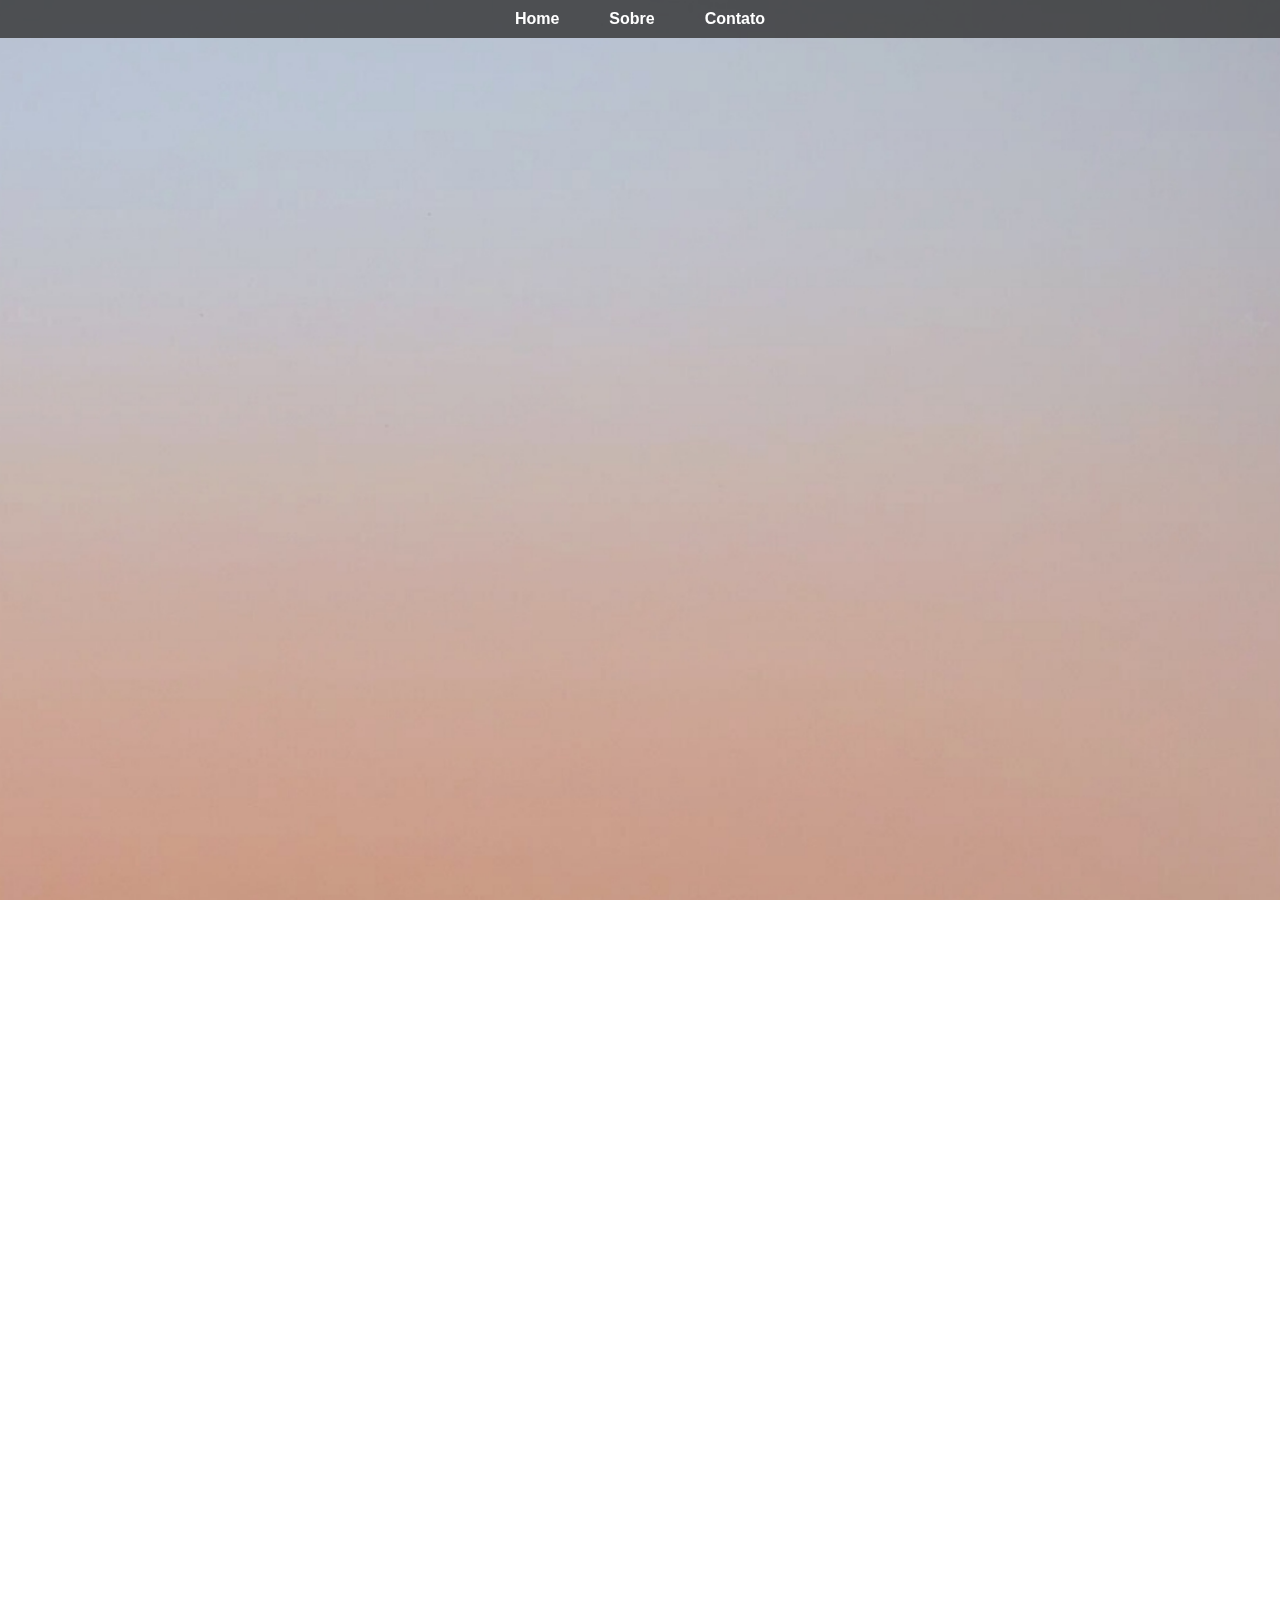
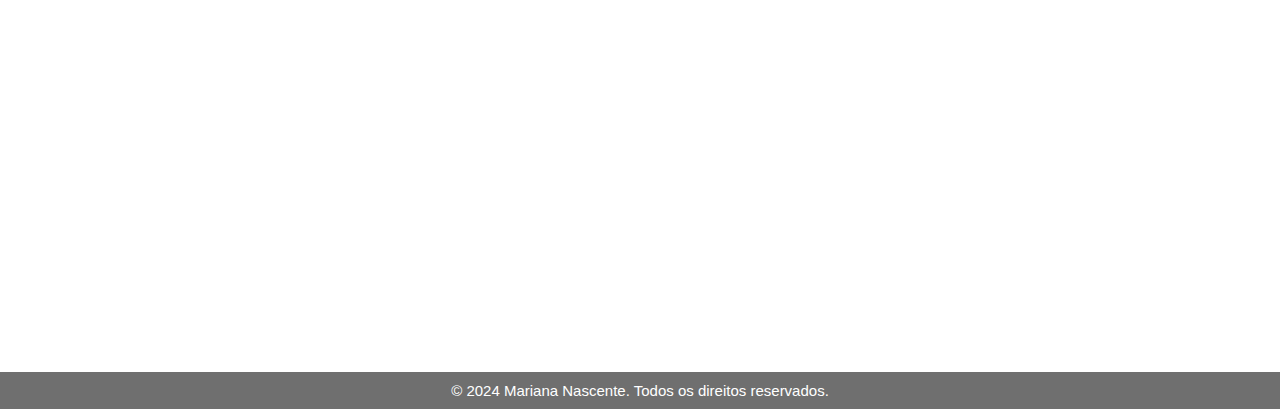
<file: index.html>
<!DOCTYPE html>
<html lang="pt-br">
<head>
    <meta charset="UTF-8">
    <meta name="viewport" content="width=device-width, initial-scale=1.0">
    <title>Mariana Nascente</title>
    <link rel="stylesheet" href="styles.css">
</head>
<body>
    <header>
        <nav>
            <ul>
                <li><a href="#home" >Home</a></li>
                <li><a href="#about">Sobre</a></li>
                <li><a href="#contact">Contato</a></li>
            </ul>
        </nav>
    </header>

    <main>
        <div id="home" class="conteiner">
            <div class="card_pai">
                <div class="card">
                    <img src="img/foto.jpg" alt="Foto de Mariana Nascente" class="foto"> <!-- Imagem no subdiretório 'img' -->
                    <div class="titulo_card">
                        <h1>Mariana Nascente</h1>
                        <h3>A voz que encontra a alma. O canto que é reza.</h3>
                    </div>
                    <div class="conteiner_botoes">
                        <a href="https://www.instagram.com/mariananascente" target="_blank">Instagram</a>
                        <a href="mailto:nascentemar@gmail.com" target="_blank">Email</a>
                        <a href="https://wa.me/5521996853812" target="_blank">WhatsApp</a> <!-- Link para o WhatsApp -->
                    <br><br>
                        <a href="img/mariana.vcf" download>Adicionar Contato à Agenda</a> <!-- Link para download do vCard -->
                    </div>
                    
                </div>
            </div>
            <br><br>
            <div id="about" class="card">
                <img src="img/mariana-release.jpg" width="100%">
                <!--<h1>SOBRE</h1>--><h2>Mariana Nascente</h2><h3>A arte como expressão da alma.</h3>
                <p><b>Mariana Nascente</b> é uma artista cuja trajetória profissional de mais de 25 anos reflete uma profunda conexão com a música, a poesia e a espiritualidade. Cantora, compositora, poeta, atriz e terapeuta do som, <b>Mariana</b> mescla suas diversas habilidades em uma expressão artística encantadora que transcende fronteiras e toca o coração de quem a conhece.</p>
                <p>Nascida em 11 de janeiro de 1985, <b>Mariana</b> estuda artes, com foco em música e diversas técnicas de uso da voz, desde os 11 anos de idade. Cantora profissional desde os 14, passou por corais, bandas sinfônicas, orquestras, conservatórios e grandes mestres. Dona de uma voz encantadora, com um belíssimo timbre e admirável extensão vocal, seu canto é frequentemente comparado ao de sereias e pássaros, emocionando o público em cada apresentação.</p>
                <p>Dentre suas principais formações artísticas, destacam-se a música, o teatro e a dublagem. Dos 17 aos 20 anos, <b>Mariana</b> estudou canto popular com a cantora, compositora, instrumentista e educadora niteroiense Fátima Regina, atualmente considerada um dos maiores nomes femininos da bossa nova. De 2013 a 2015, formou-se em teatro pela Companhia de Teatro Contemporâneo, em Botafogo - RJ. A partir de 2016, desenvolveu-se como atriz pesquisadora no APA - Ateliê de Pesquisa do Ator, um projeto renomado do Centro Cultural Sesc Paraty, sob a orientação dos mestres Stephane Brodt (Amok Teatro – RJ) e Carlos Simioni (Lume Teatro - SP). Na dublagem, <b>Mariana</b> formou-se com grandes nomes como Márcio Seixas (no estúdio Audio News - RJ), Maíra Góes e Luiz Carlos Persy (no Beck Studios - RJ).</p>
                <p>Ao longo de sua carreira, a artista formou um dueto com o músico multi-instrumentista Rômulo Bianchi, seu principal parceiro musical desde 2002. Juntos, eles fazem shows por diversas regiões do Brasil, especialmente no eixo São Paulo - Rio, com um repertório que inclui música popular brasileira, bossa nova, samba, jazz, clássicos internacionais e suas próprias composições. Esta união de mais de 21 anos revela uma sinergia especial, transmitida através da sensibilidade e versatilidade nas interpretações e nos arranjos desenvolvidos com refinamento.</p>
                <p>Como compositora, <b>Mariana</b> inspira-se principalmente nas raízes da música popular brasileira, nos cânticos de terreiro, na música de rezo e na música meditativa. Sua obra é rica em canções que evocam uma profunda conexão com a natureza e com o sagrado. Sua arte é um convite ao encontro com o divino, traduzido em melodias e letras que ressoam na alma.</p>
                <p><b>Mariana Nascente</b> vem aprimorando sua carreira como artista multidisciplinar, desenvolvendo também trabalhos que vão além da música. Ela é facilitadora de rodas de cantos sagrados, rezas e saberes ancestrais, utilizando sua voz e conhecimento para guiar jornadas meditativas e terapêuticas. Sua atuação como terapeuta do som e preparadora vocal vem auxiliando as pessoas a explorar e expandir suas próprias capacidades vocais e expressivas.</p>
                <p>Entre os projetos mais recentes da artista, destaca-se o show "Brincar de Viver", realizado em 2023 no Teatro Antônio Vieira (Indaiatuba-SP), em homenagem à brilhante cantora Maria Bethânia. Em setembro de 2024, <b>Mariana</b> apresenta seu novo show, “Pérolas no Samba” – uma celebração de um dos estilos mais importantes da cultura e da identidade do povo brasileiro, unindo o repertório tradicional à contemporaneidade. Esses projetos evidenciam a riqueza artística da cantora, sempre comprometida em entregar performances memoráveis, valorizando o que há de melhor na música.</p>
                <p>Há 18 anos, <b>Mariana</b> escolheu Paraty como seu lar e foi calorosamente acolhida pelo povo local. Sente-se honrada em contribuir para a rica cultura da região, que é abraçada pela beleza natural da Mata Atlântica e suas águas cristalinas. É na grandiosidade dessa biodiversidade e na simplicidade da vida, que tanto preza, que <b>Mariana</b> encontra a inspiração para continuar criando e compartilhando sua arte.</p>
            </div>     
            
            
        </div>
    </main>

    <footer> 
        &copy; 2024 Mariana Nascente. Todos os direitos reservados.
        <!-- <p><a href="#">Termos de Serviço</a> | <a href="#">Poltica de Privacidade</a></p> -->
    </footer>
</body>
</html>
</file>
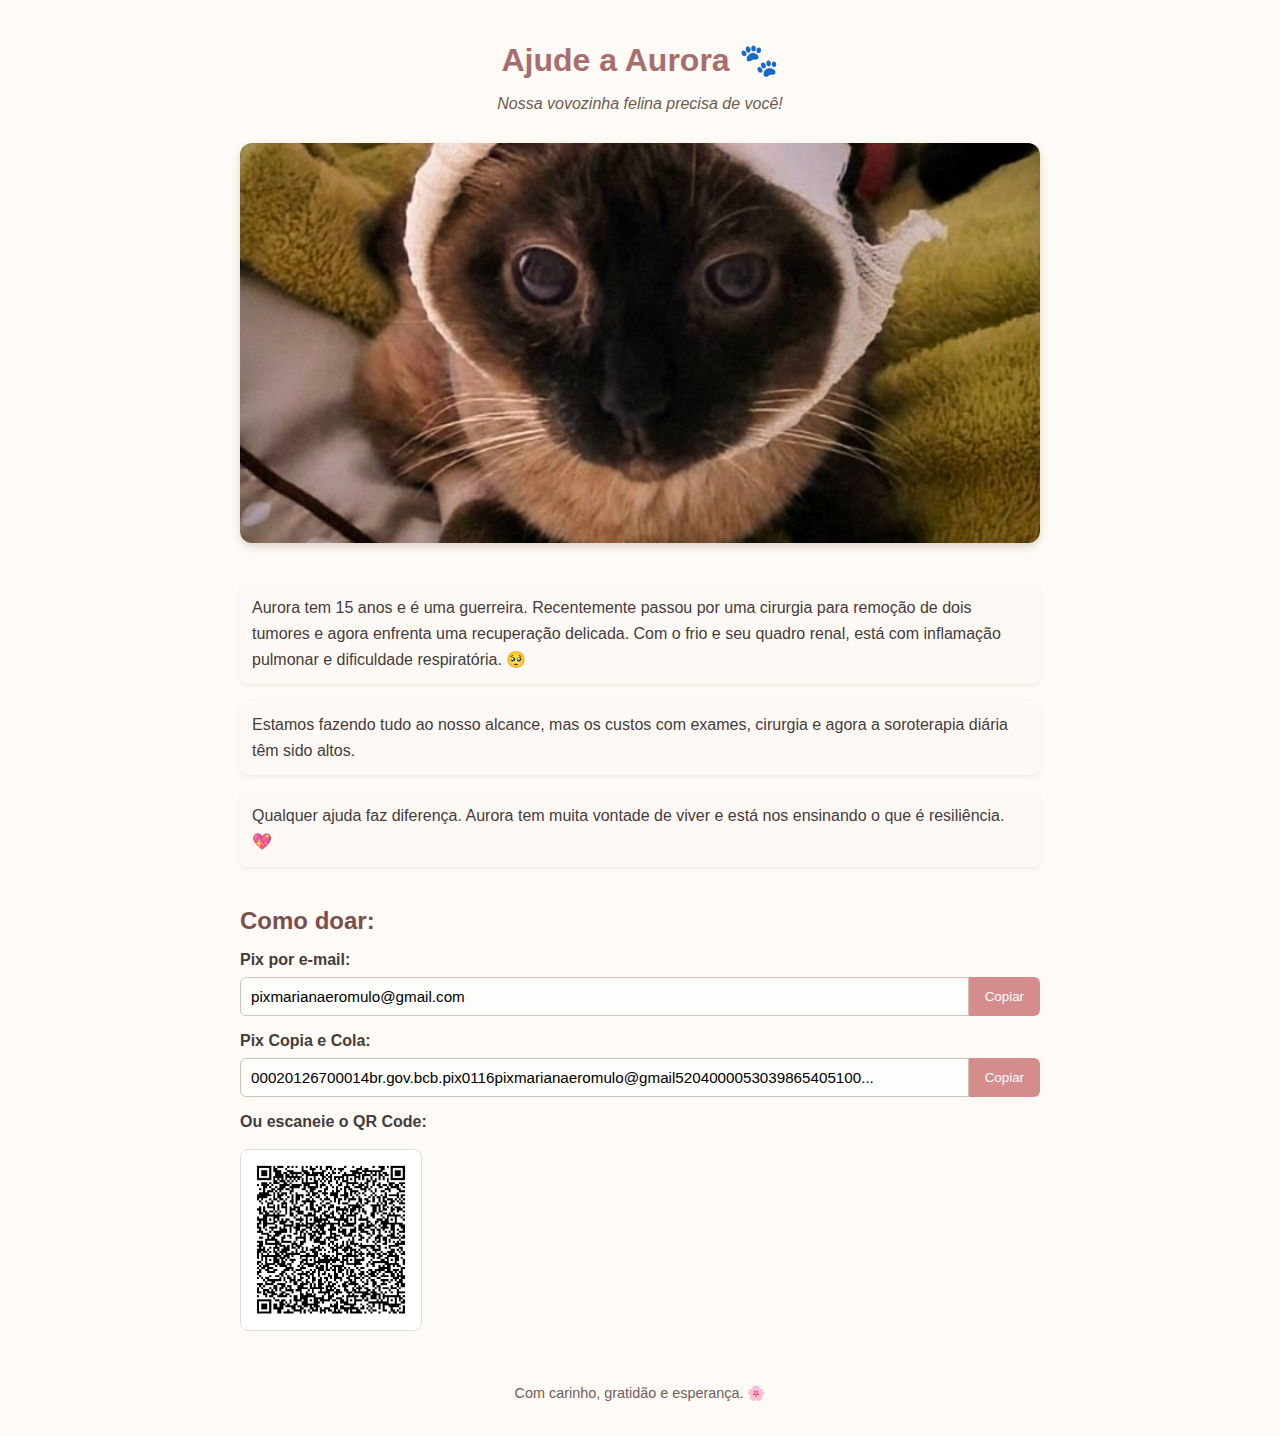
<file: aurora/index.html>
<!DOCTYPE html>
<html lang="pt-br">
<head>
  <meta charset="UTF-8" />
  <meta name="viewport" content="width=device-width, initial-scale=1.0"/>
  <title>Ajude a Aurora 🐱</title>
  <link rel="stylesheet" href="style.css" />
</head>
<body>
  <div class="container">
    <header>
      <h1>Ajude a Aurora 🐾</h1>
      <p class="sub">Nossa vovozinha felina precisa de você!</p>
    </header>

    <section class="content">
      <img src="img/aurora.jpg" alt="Aurora, gatinha em recuperação" class="cat-img" />

      <div class="text">
        <p>Aurora tem 15 anos e é uma guerreira. Recentemente passou por uma cirurgia para remoção de dois tumores e agora enfrenta uma recuperação delicada. Com o frio e seu quadro renal, está com inflamação pulmonar e dificuldade respiratória. 🥺</p>
        <p>Estamos fazendo tudo ao nosso alcance, mas os custos com exames, cirurgia e agora a soroterapia diária têm sido altos.</p>
        <p>Qualquer ajuda faz diferença. Aurora tem muita vontade de viver e está nos ensinando o que é resiliência. 💖</p>
      </div>
    </section>

    <section class="donate">
      <h2>Como doar:</h2>

      <div class="pix-box">
        <p><strong>Pix por e-mail:</strong></p>
        <div class="copy-area">
          <input type="text" id="pix-email" value="pixmarianaeromulo@gmail.com" readonly>
          <button onclick="copyToClipboard('pix-email')">Copiar</button>
        </div>

        <p><strong>Pix Copia e Cola:</strong></p>
        <div class="copy-area">
          <input type="text" id="pix-copia" value="00020126700014br.gov.bcb.pix0116pixmarianaeromulo@gmail5204000053039865405100..." readonly>
          <button onclick="copyToClipboard('pix-copia')">Copiar</button>
        </div>

        <p><strong>Ou escaneie o QR Code:</strong></p>
        <img src="img/qrcode-pix.png" alt="QR Code para Pix" class="qrcode" />
      </div>
    </section>

    <footer>
      <p>Com carinho, gratidão e esperança. 🌸</p>
    </footer>
  </div>

  <script>
    function copyToClipboard(elementId) {
      const input = document.getElementById(elementId);
      input.select();
      input.setSelectionRange(0, 99999); // mobile
      document.execCommand("copy");
      alert("Copiado para a área de transferência!");
    }
  </script>
</body>
</html>
</file>
<file: aurora/style.css>
body {
  margin: 0;
  font-family: 'Segoe UI', sans-serif;
  background-color: #fefaf5;
  color: #443c3c;
}

.container {
  max-width: 800px;
  margin: 0 auto;
  padding: 20px;
}

header {
  text-align: center;
  margin-bottom: 30px;
}

header h1 {
  color: #a86e6e; /* tom do rosa da roupinha */
  font-size: 2em;
  margin-bottom: 5px;
}

header .sub {
  color: #6c5b53;
  font-style: italic;
}

.cat-img {
  width: 100%;
  max-height: 400px;
  object-fit: cover;
  border-radius: 12px;
  box-shadow: 0 4px 8px rgba(100, 80, 60, 0.2);
  margin-bottom: 20px;
}

.text p {
  line-height: 1.6;
  margin-bottom: 15px;
  background-color: #fff9f6;
  padding: 12px;
  border-radius: 8px;
  box-shadow: 0 2px 4px rgba(150, 130, 110, 0.1);
}

.donate {
  margin-top: 40px;
}

.donate h2 {
  color: #7c4f4f;
  margin-bottom: 15px;
}

.pix-box p {
  margin-bottom: 8px;
}

.copy-area {
  display: flex;
  margin-bottom: 15px;
}

.copy-area input {
  flex: 1;
  padding: 10px;
  border: 1px solid #d0c4ba;
  border-radius: 6px 0 0 6px;
  font-size: 0.95em;
  background-color: #fdfdfc;
}

.copy-area button {
  padding: 10px 16px;
  background-color: #d48c8c;
  color: white;
  border: none;
  border-radius: 0 6px 6px 0;
  cursor: pointer;
  transition: background 0.3s ease;
}

.copy-area button:hover {
  background-color: #bb6c6c;
}

.qrcode {
  width: 180px;
  margin-top: 10px;
  border: 1px solid #ddd;
  border-radius: 8px;
}

footer {
  text-align: center;
  margin-top: 50px;
  font-size: 0.9em;
  color: #6f5e5e;
}
</file>
<file: styles.css>
/* Reset */
* {
    margin: 0;
    padding: 0;
    box-sizing: border-box;
}

/* Base styles */
body {
    font-family: Arial, sans-serif;
    margin: 0;
    padding: 0;
    width: 100%;
    height: 100%;
    display: flex;
    flex-direction: column;
}

html, body {
    height: 100%;
    background-image: url('img/background.jpg');
    background-size: cover;
    background-repeat: no-repeat;
    background-position: center;
    background-attachment: fixed;
}

img {
    margin: 0 0;
}
.conteiner {
    display: flex;
    flex-direction: column;
    justify-content: space-between;
    align-items: center;
    width: 100%;
    height: 100%; /* Ensure container occupies the full height */
}

header {
    width: 100%;
    background-color: rgba(50, 50, 50, 0.8); /* Dark gray with transparency */
    padding: 10px 0;
    position: fixed;
    top: 0;
    left: 0;
    z-index: 1000;
}

nav ul {
    display: flex;
    justify-content: center;
    list-style-type: none;
}

nav ul li {
    margin: 0 15px;
}

nav a {
    color: #fff;
    text-decoration: none;
    font-weight: bold;
    padding: 5px 10px;
}

main {
    display: flex;
    flex-direction: column;
    justify-content: center;
    align-items: center;
    flex: 1; /* Allow main to take up the remaining space */
    margin-top: 80px; /* Space for the fixed header */
    padding: 20px;
    width: 100%;
}

.card_pai {
    display: flex;
    justify-content: center;
    align-items: center;
    width: 100%;
    margin-top: 80px;
    position: relative;
    padding: 20px;
}

.card {
    align-items: center;
    background-color: rgba(250, 246, 244, 0.8); /* White with transparency */
    padding: 20px;
    border-radius: 10px;
    box-shadow: 0 4px 8px rgba(0, 0, 0, 0.5);
    text-align: justify;
    max-width: 960px;
    width: 100%;
    position: relative;
    opacity: 0;
    transform: translateX(-100px);
    animation: slideInLeft 1s ease-out forwards 0.5s;
}
.conteiner_botoes {
    display: flex;
    flex-direction: column;
    /* align-items: center; */ 
    /* background-color: rgba(255, 255, 255, 0.6); /* White with transparency */ 
    padding: 20px; 
    /* border-radius: 10px;*/ 
    /* box-shadow: 0 4px 8px rgba(0, 0, 0, 0.3); */ 
    text-align: center;
    max-width: 250px;
    width: 100%;
    position: relative;
    opacity: 0;
    margin: 0 auto;
    transform: translateX(-100px);
    animation: slideInLeft 1s ease-out forwards 0.5s;
}

.foto {
    width: 150px;
    height: 150px;
    border-radius: 50%;
    object-fit: cover;
    margin-bottom: 20px;
    border: 3px solid white;
    box-shadow: 0 4px 8px rgba(0, 0, 0, 0.3);
    position: absolute;
    top: -85px;
    left: 50%;
    transform: translateX(100px) translateX(-50%);
    opacity: 0;
    animation: slideInRight 1s ease-out forwards 0.5s;
}

h1 {
    font-size: 24px;
    color: #301b3c;
    margin: 60px 0 10px;
    text-align: center;
}
h2 {
    font-size: 18px;
    color: #301b3c;
    margin: 10px 0 10px;
    text-align: center;
}
h3 {
    font-size: 15px;
    color: #301b3c;
    margin: 10px 0 10px;
    text-align: center;
}

p {
    font-size: 15px;
    color: #301b3c;
    margin: 20 0 10px;
    margin-top: 20px;
    text-indent: 2em;
}

.card a {
    display: inline-block;
    text-decoration: none;
    color: #fff;
    background-color: #b9c2d2; /* Button background color */
    padding: 10px 20px;
    border-radius: 15px;
    font-weight: bold;
    box-shadow: 0 2px 4px rgba(0, 0, 0, 0.5);
    transition: background-color 0.3s;
    margin: 10px 0;
}

.card a:hover {
    background-color: #0056b3; /* Button hover color */
    transform: scale(1.02);
    box-shadow: 0 4px 6px rgba(0, 0, 0, 0.3);
}

footer {
    width: 100%;
    background-color: rgba(50, 50, 50, 0.7); /* Dark gray with transparency */
    font-size: 15px;
    color: #fff;
    text-align: center;
    padding: 10px 0;
}

/* Animations */

@keyframes slideInLeft {
    from {
        transform: translateX(-100px);
        opacity: 0;
    }
    to {
        transform: translateX(0);
        opacity: 1;
    }
}

@keyframes slideInRight {
    from {
        transform: translateX(100px);
        opacity: 0;
    }
    to {
        transform: translateX(-50%);
        opacity: 1;
    }
}
</file>
